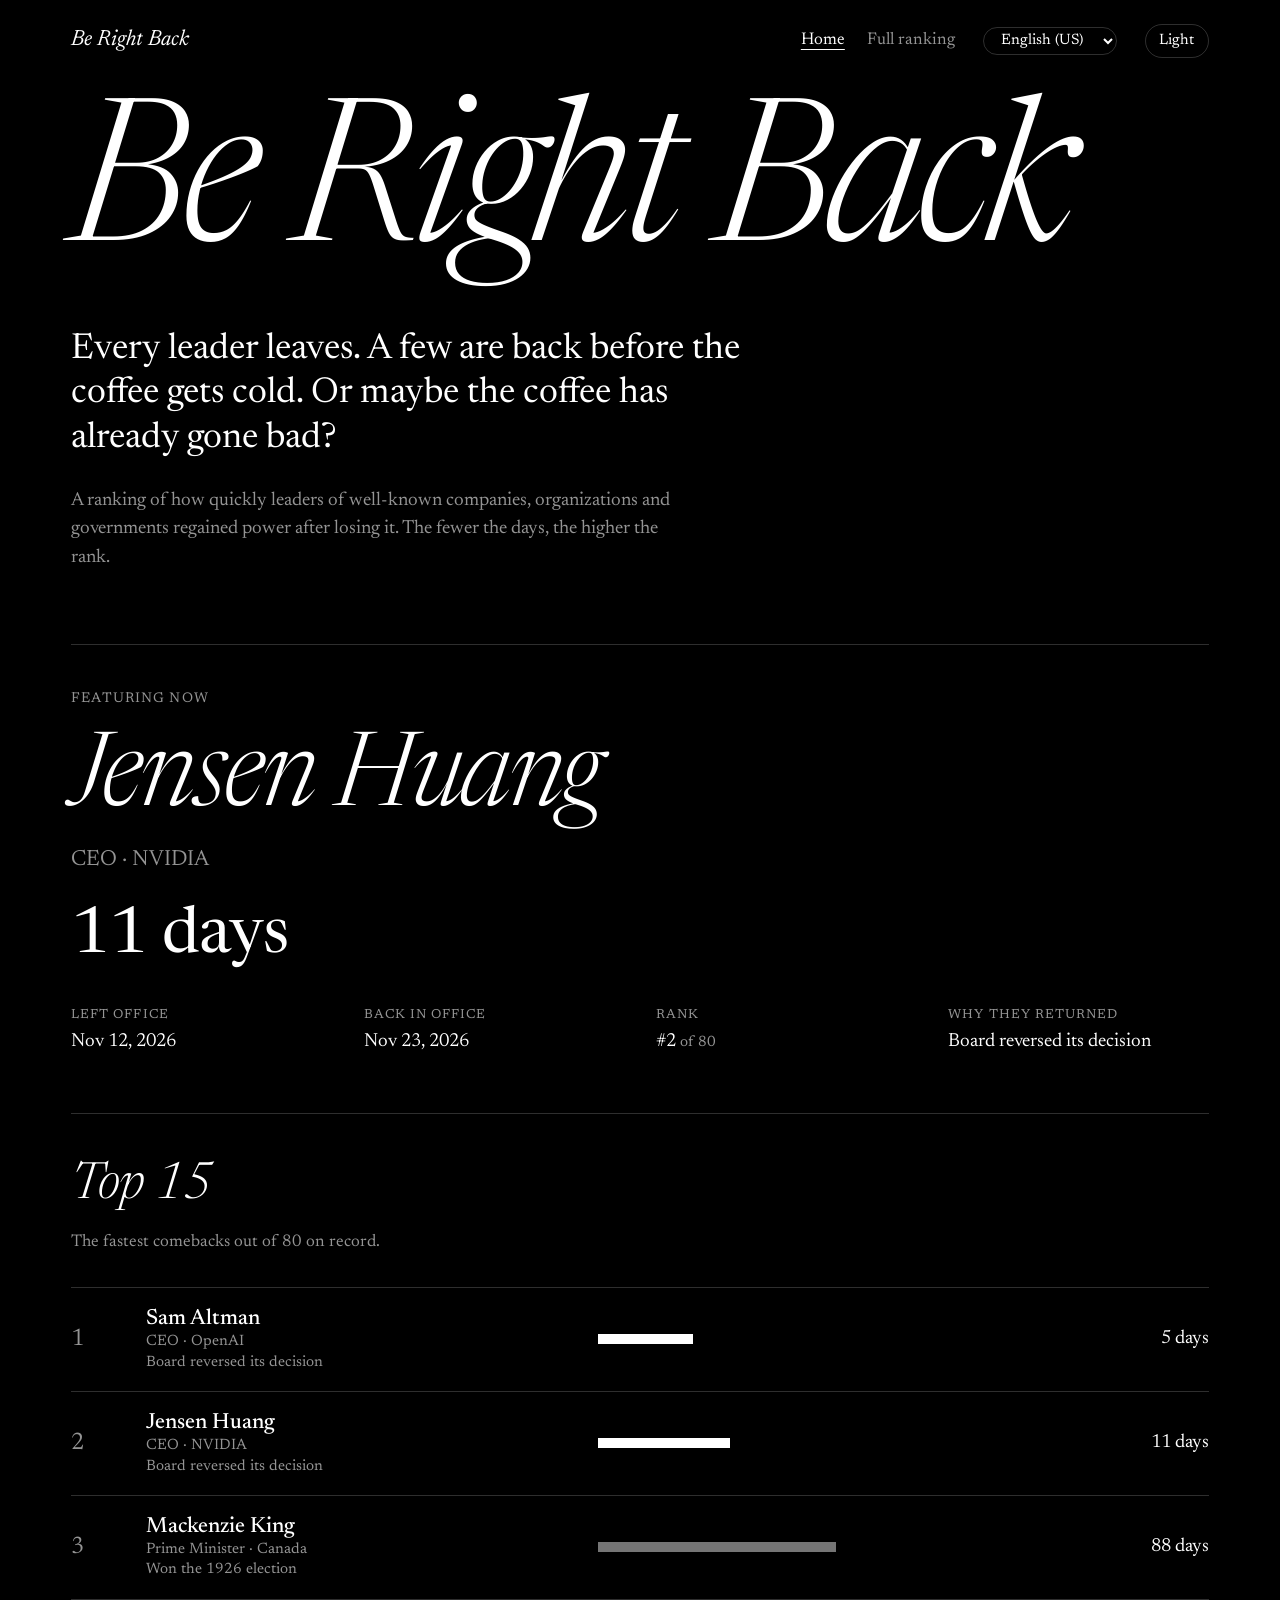
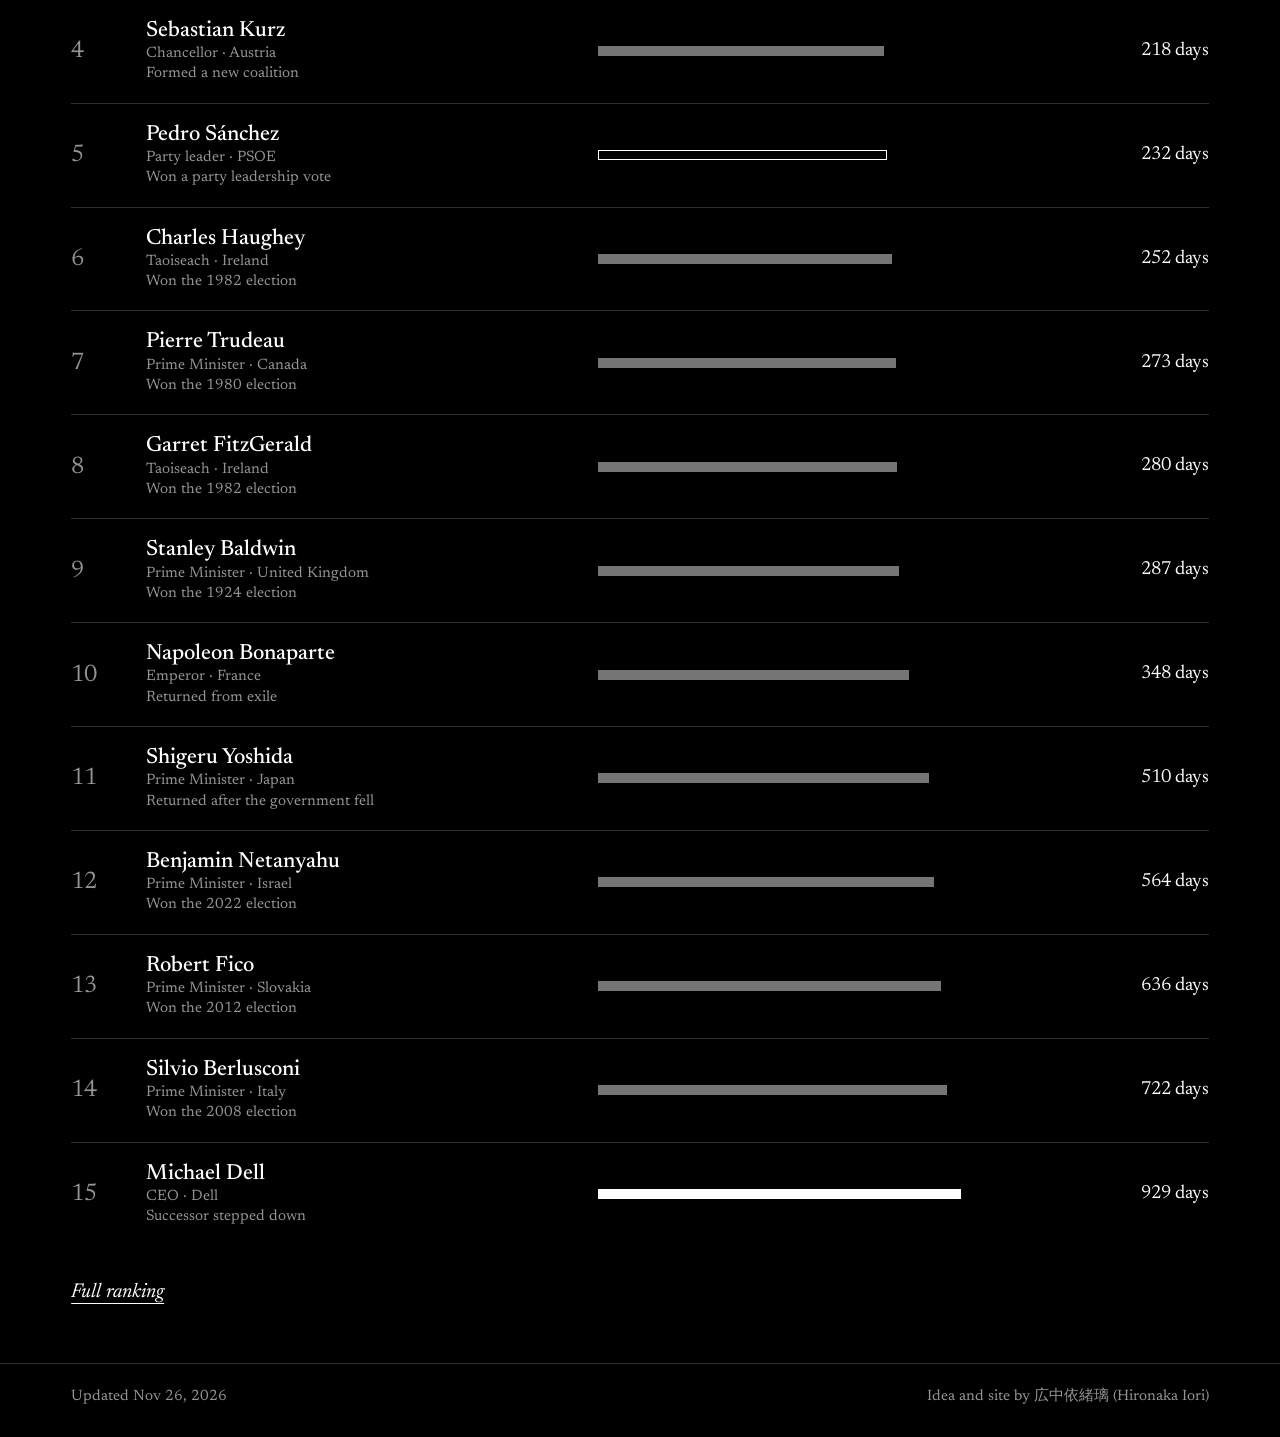
<file: index.html>
<!doctype html>
<html lang="en-GB" data-theme="dark">
<head><meta charset="utf-8"><meta name="viewport" content="width=device-width,initial-scale=1">
<title>Be Right Back</title>
<meta name="description" content="Every leader leaves. A few are back before the coffee gets cold. Or maybe the coffee has already gone bad?">
<link rel="preconnect" href="https://fonts.googleapis.com"><link rel="preconnect" href="https://fonts.gstatic.com" crossorigin><link rel="stylesheet" href="https://fonts.googleapis.com/css2?family=Newsreader:ital,opsz,wght@0,6..72,300..600;1,6..72,300..600&amp;family=Noto+Serif+JP:wght@300;400;600&amp;family=Noto+Serif+TC:wght@300;400;600&amp;family=Noto+Sans+Cuneiform&amp;display=swap">
<link rel="stylesheet" href="assets/style.css">
</head>
<body data-page="home">
<header><div class="wrap">
<a class="logo" href="./" data-i18n="hero.title">Be Right Back</a>
<nav><a href="./" aria-current="page" data-i18n="nav.home">Home</a><a href="./ranking/" data-i18n="nav.full">Full ranking</a></nav>
<select id="lang"></select><button class="btn" id="theme" type="button"></button>
</div></header>
<main><div class="wrap">
<h1 class="mark" data-i18n="hero.title">Be Right Back</h1>
<p class="tag" data-i18n="hero.tagline"></p>
<p class="lede" data-i18n="hero.lede"></p>
<section id="feat"></section>
<section>
<h2 class="h2" data-i18n="top.title"></h2>
<p class="sub" data-i18n="top.sub"></p>
<ol class="list" id="top"></ol>
<a class="more" href="ranking/" data-i18n="top.more"></a>
</section>
</div></main>
<footer><div class="wrap"><span data-i18n="foot.updated"></span><span class="credit" data-i18n="foot.credit"></span></div></footer>
<script src="assets/data.js"></script><script src="assets/i18n.js"></script><script src="assets/app.js"></script>
</body></html>
</file>
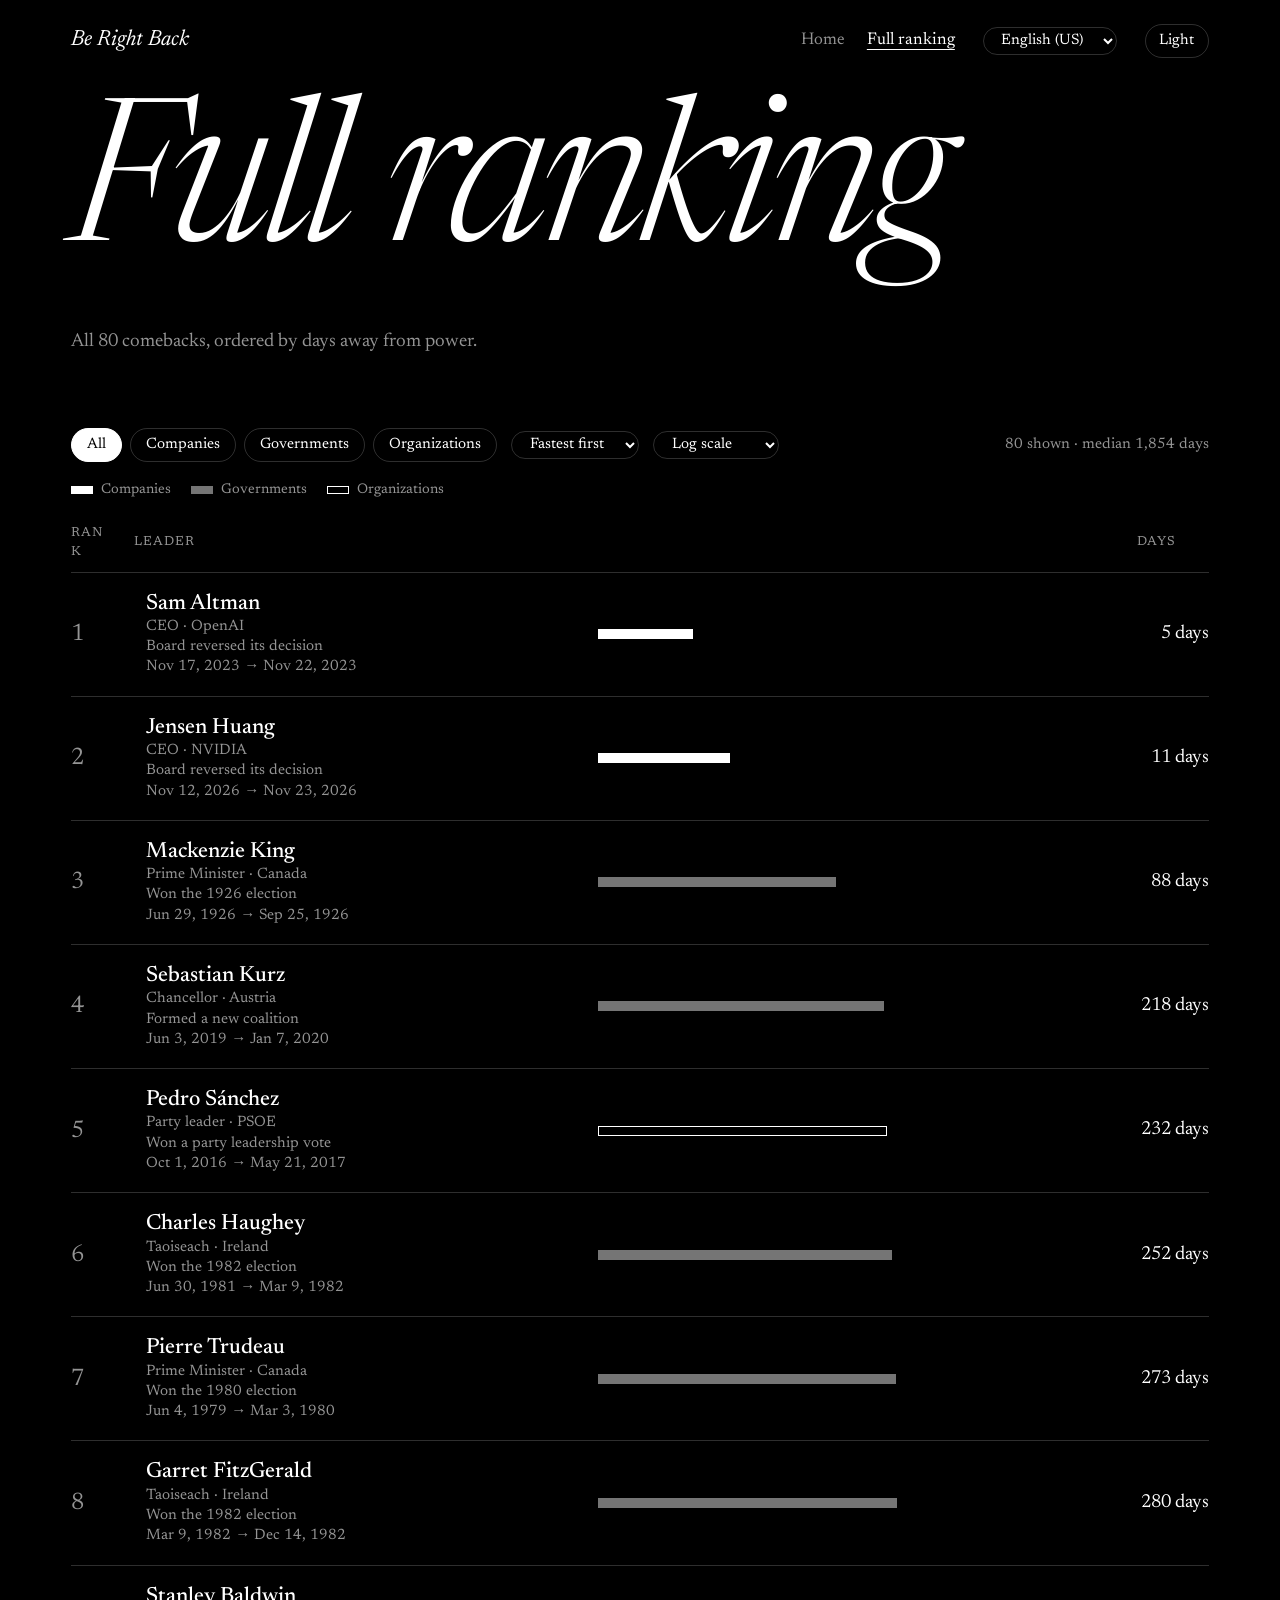
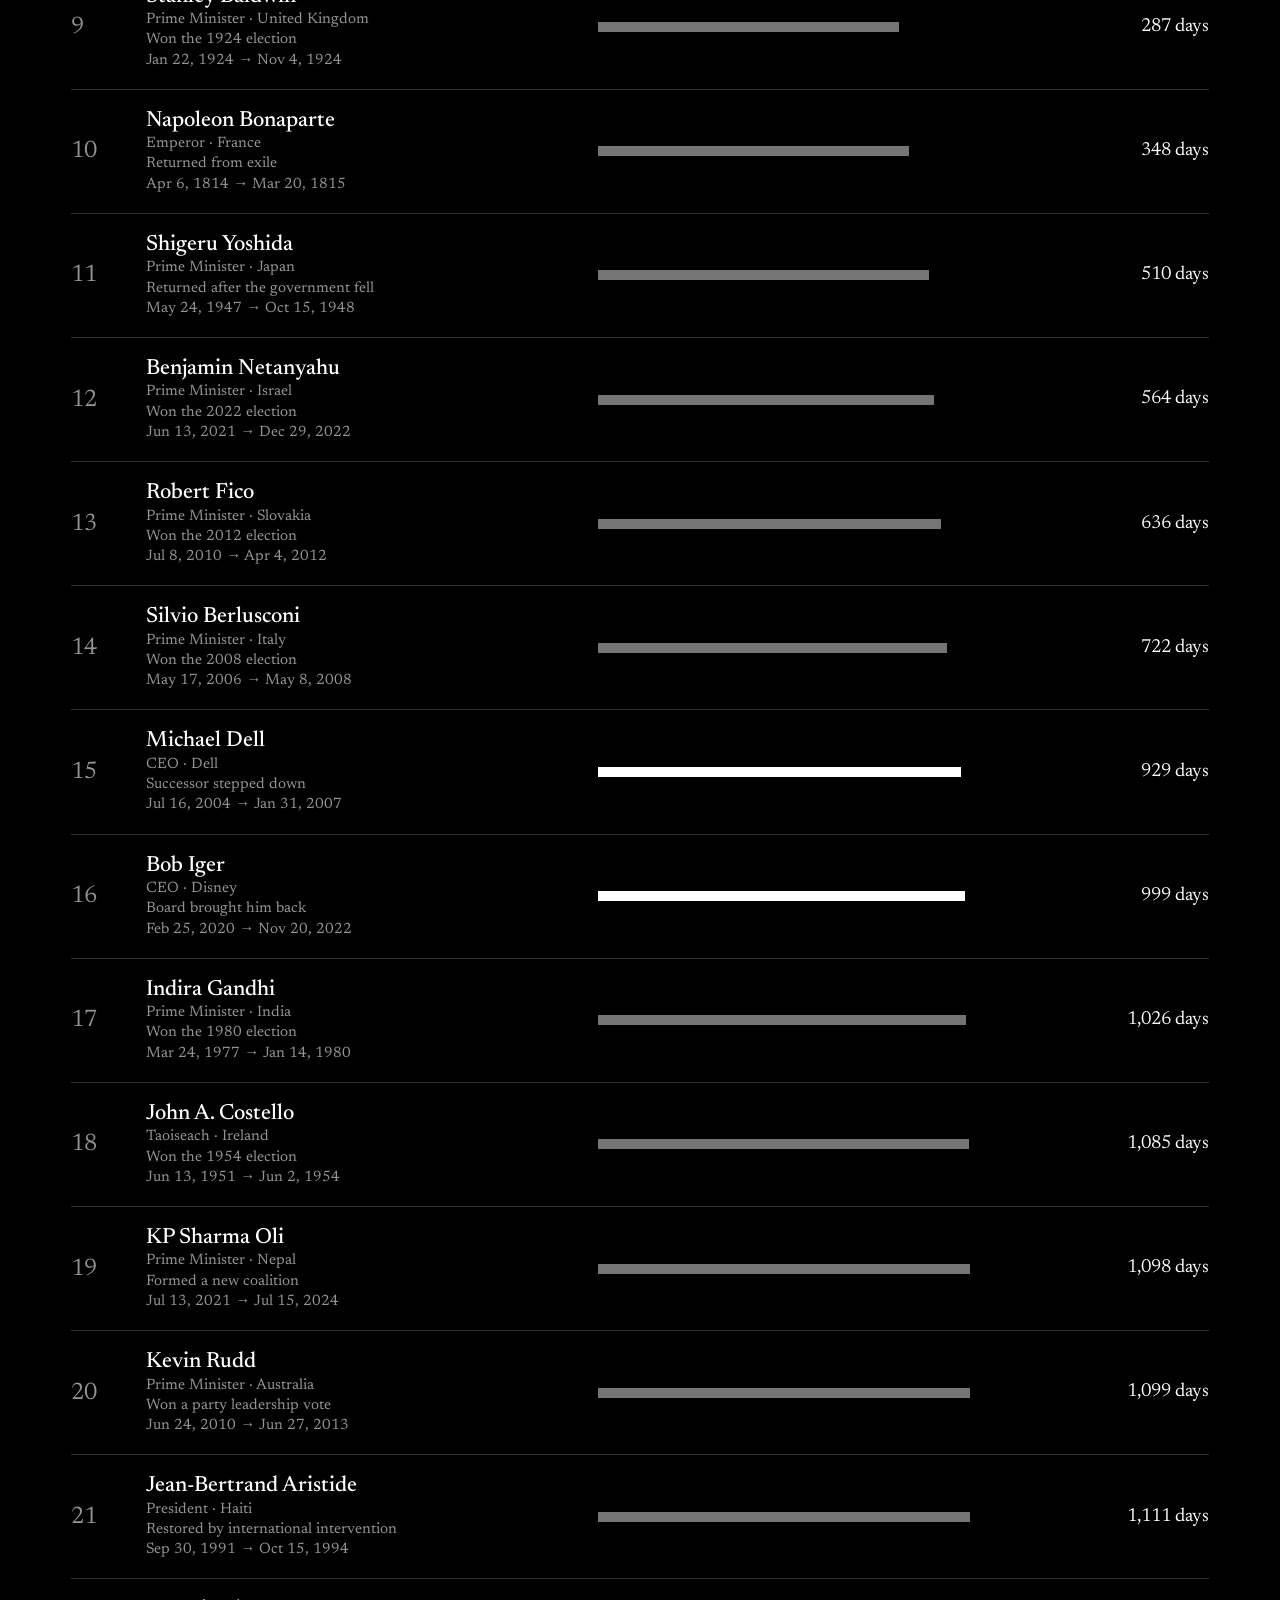
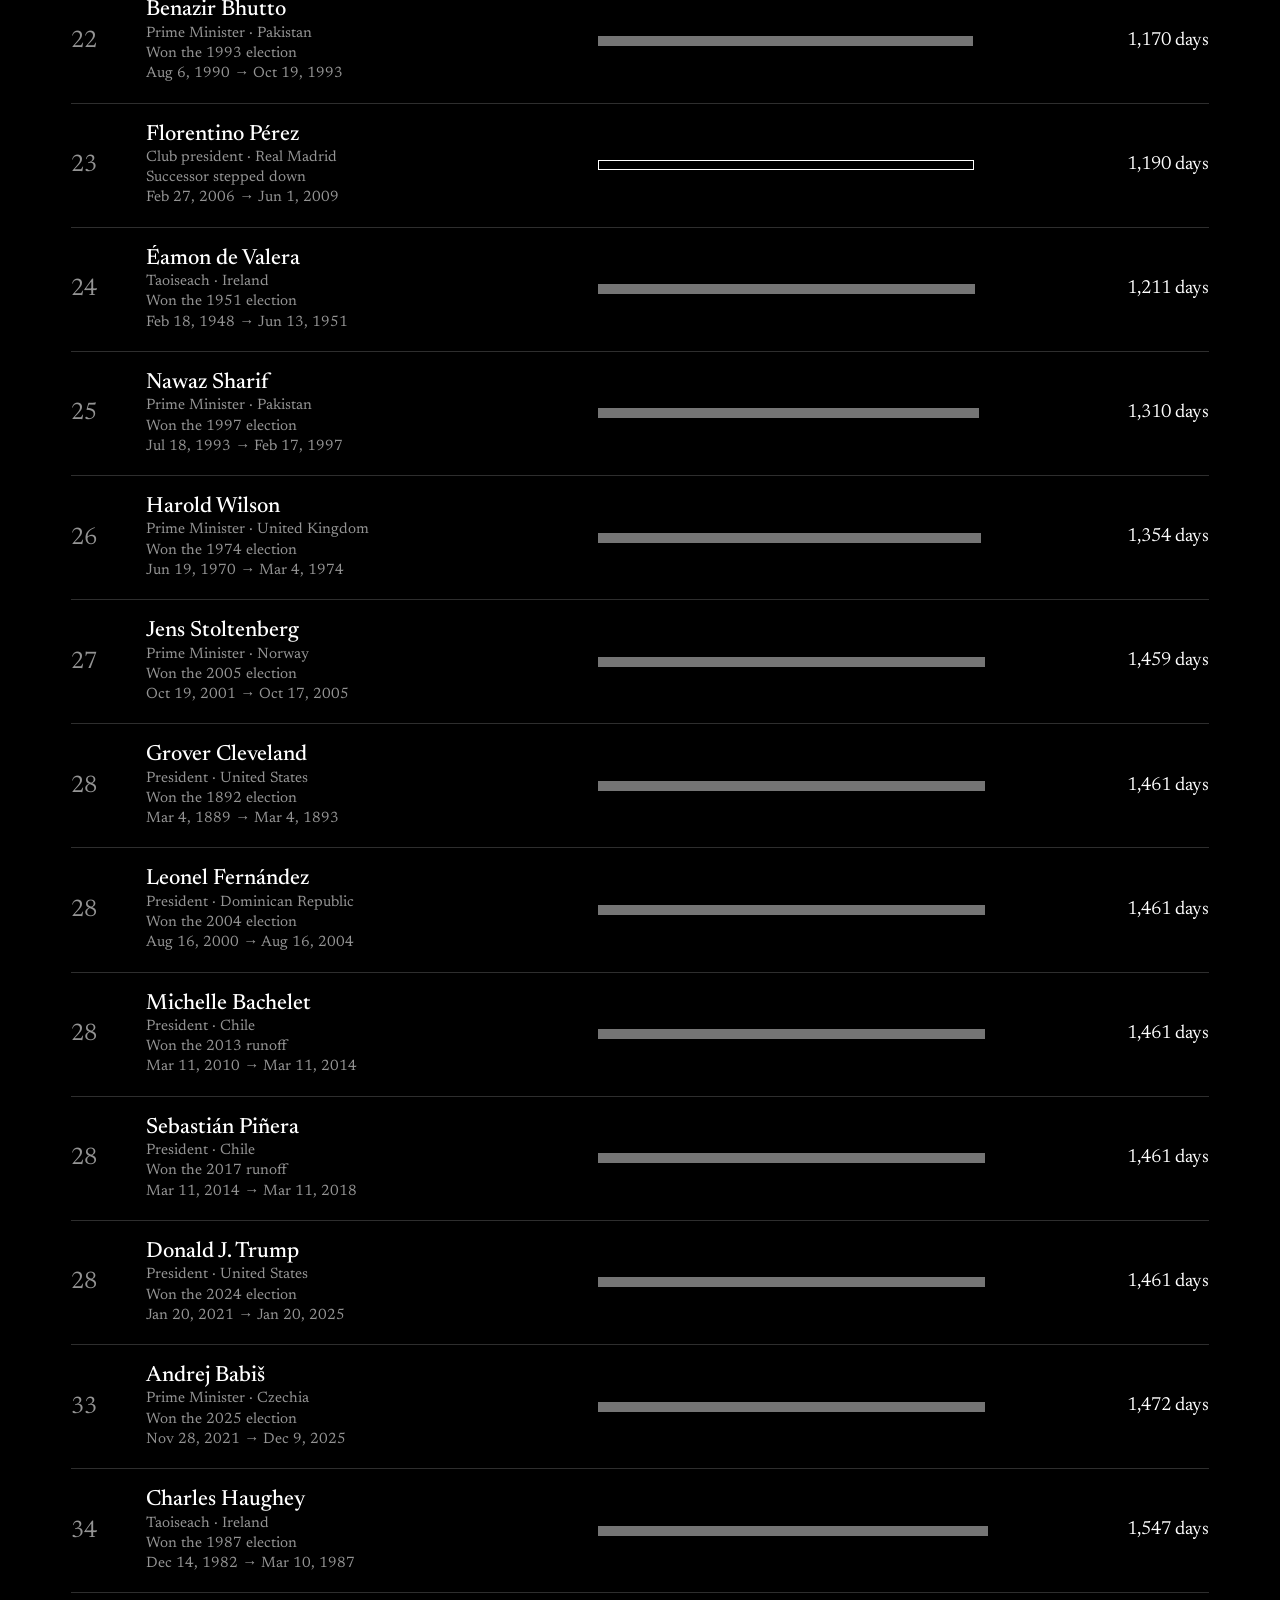
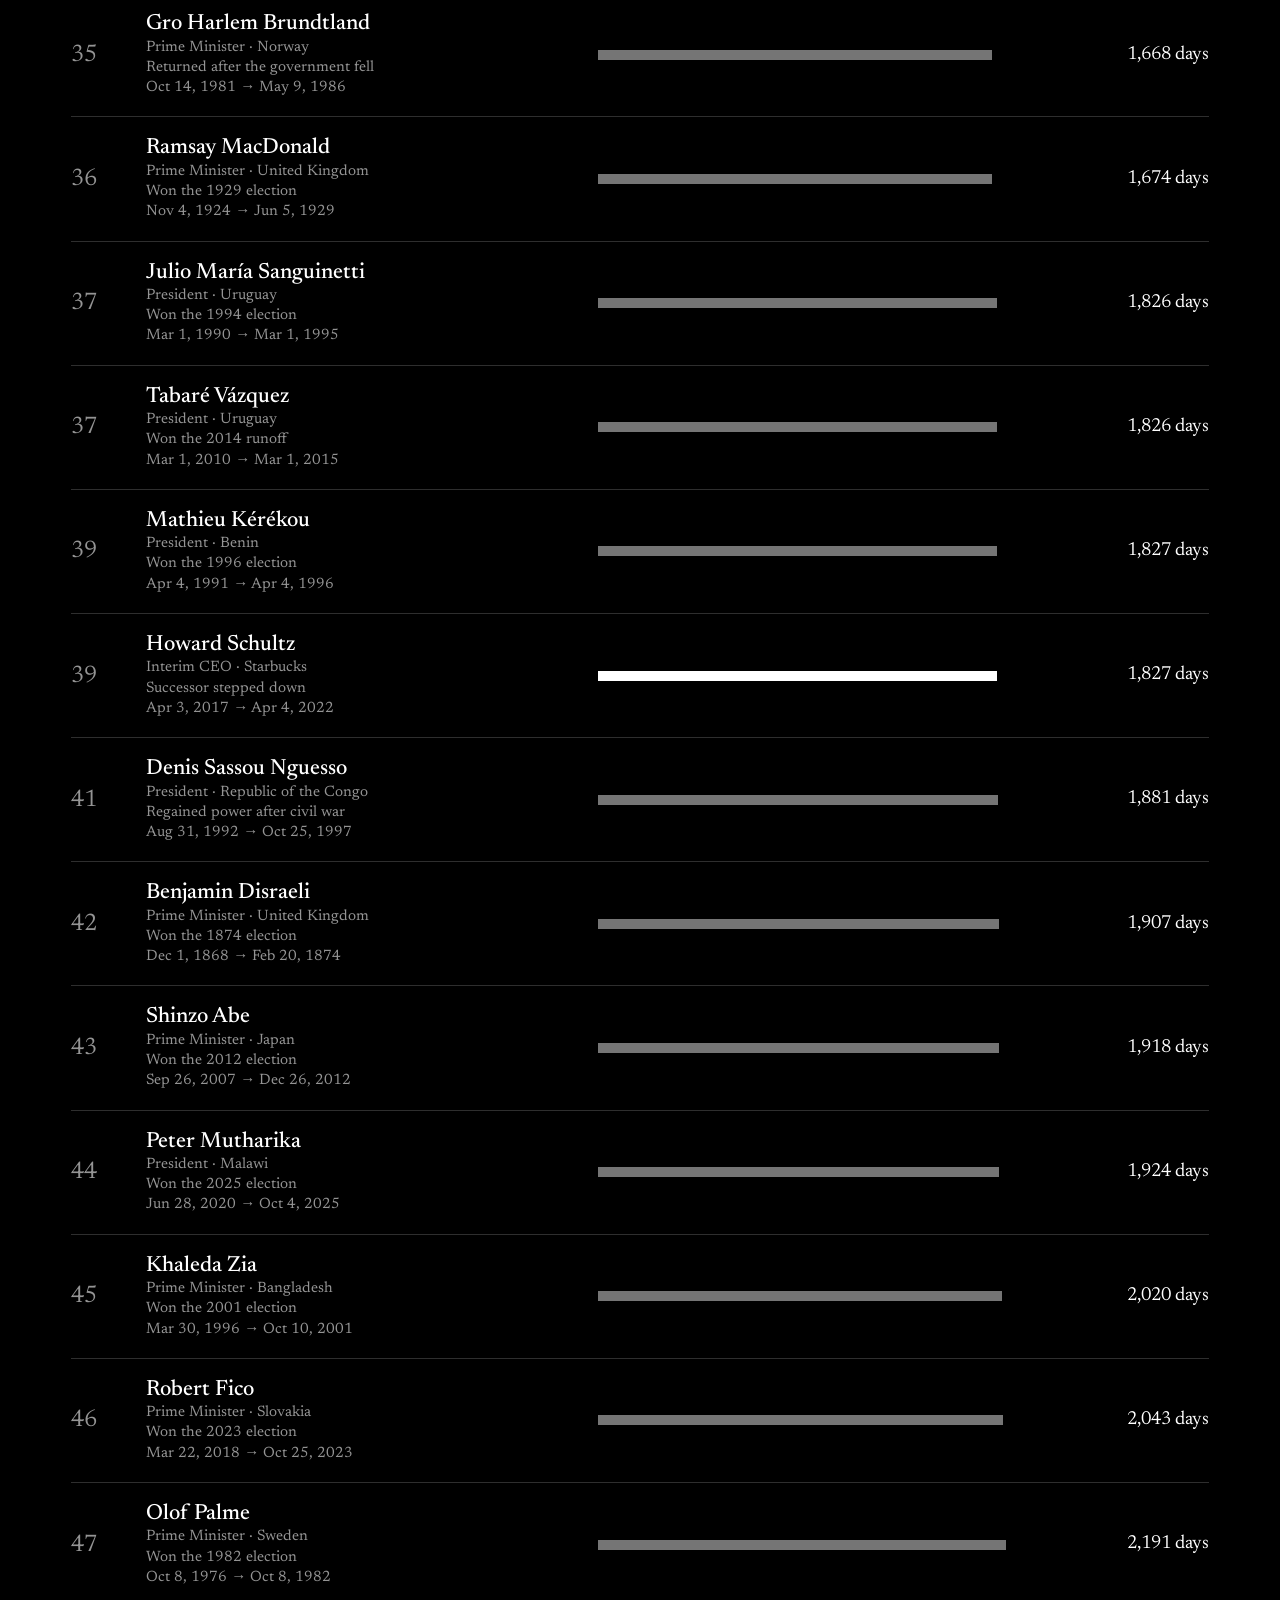
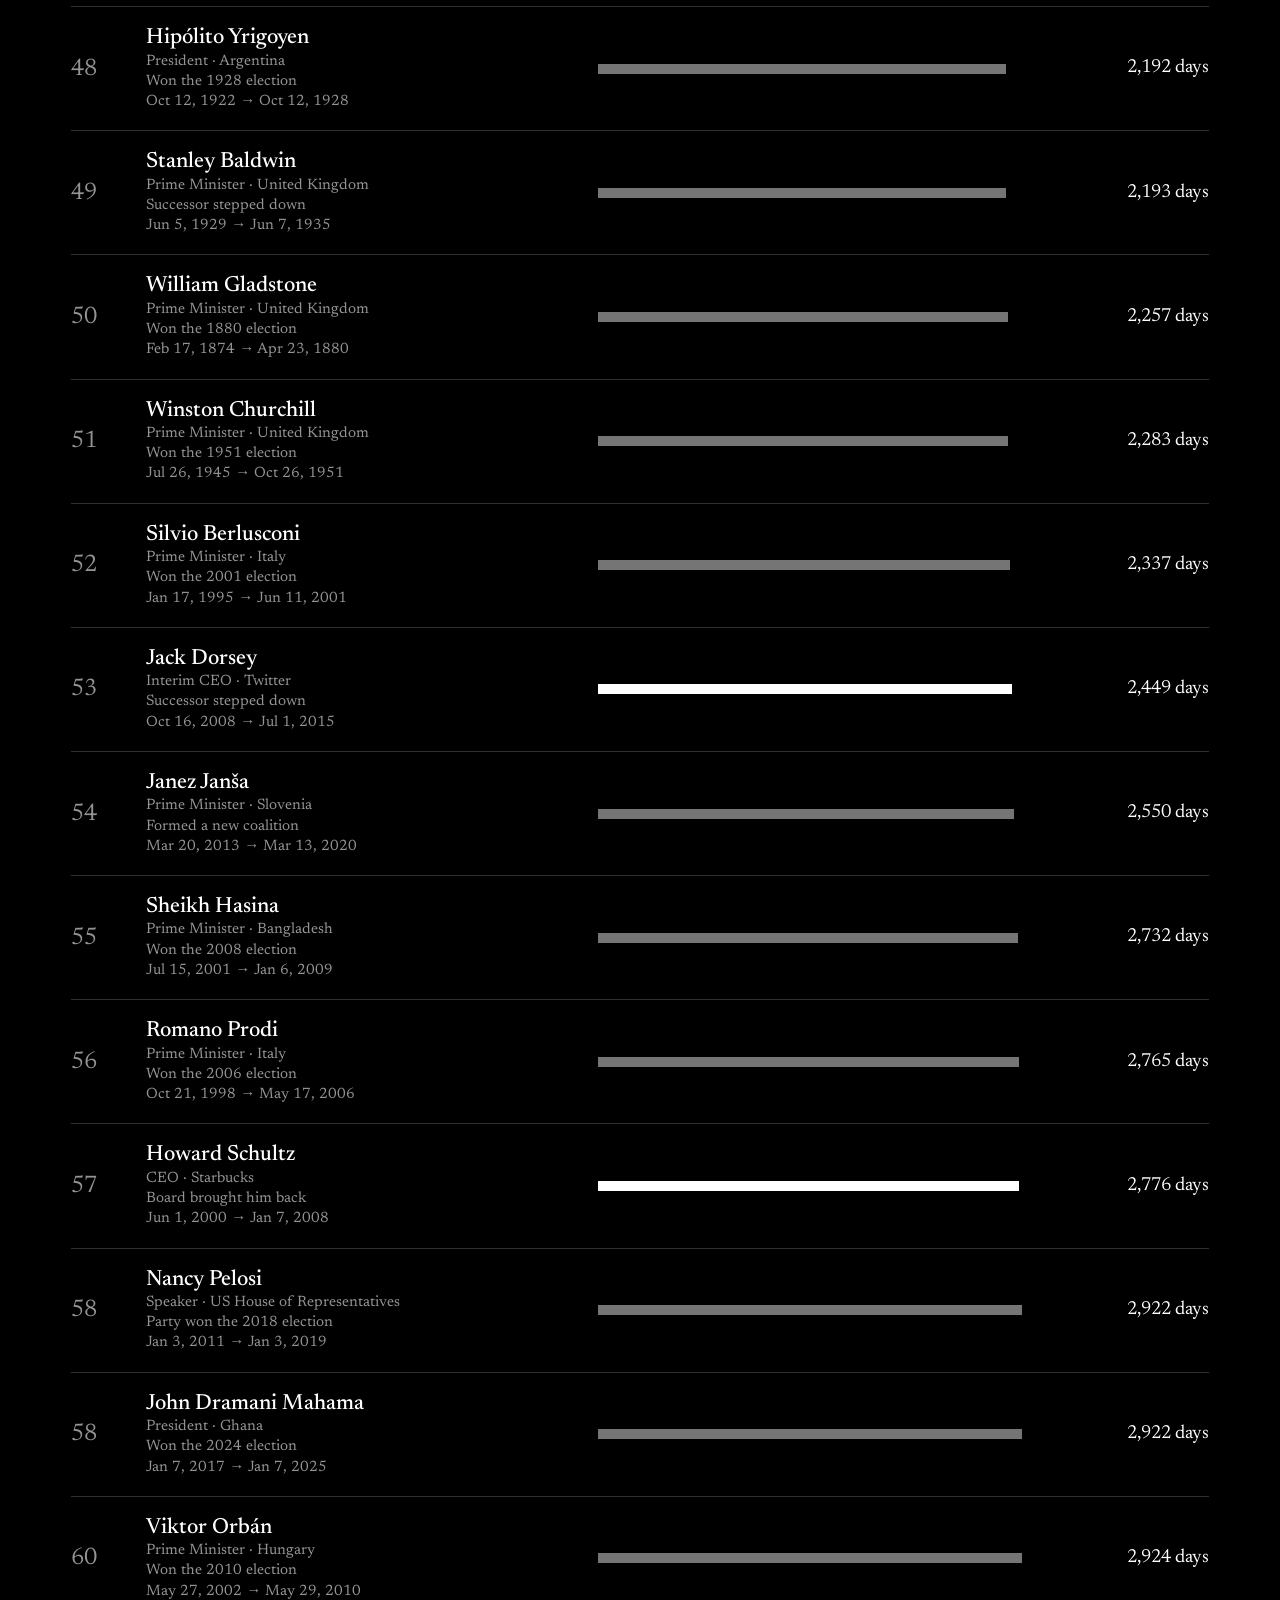
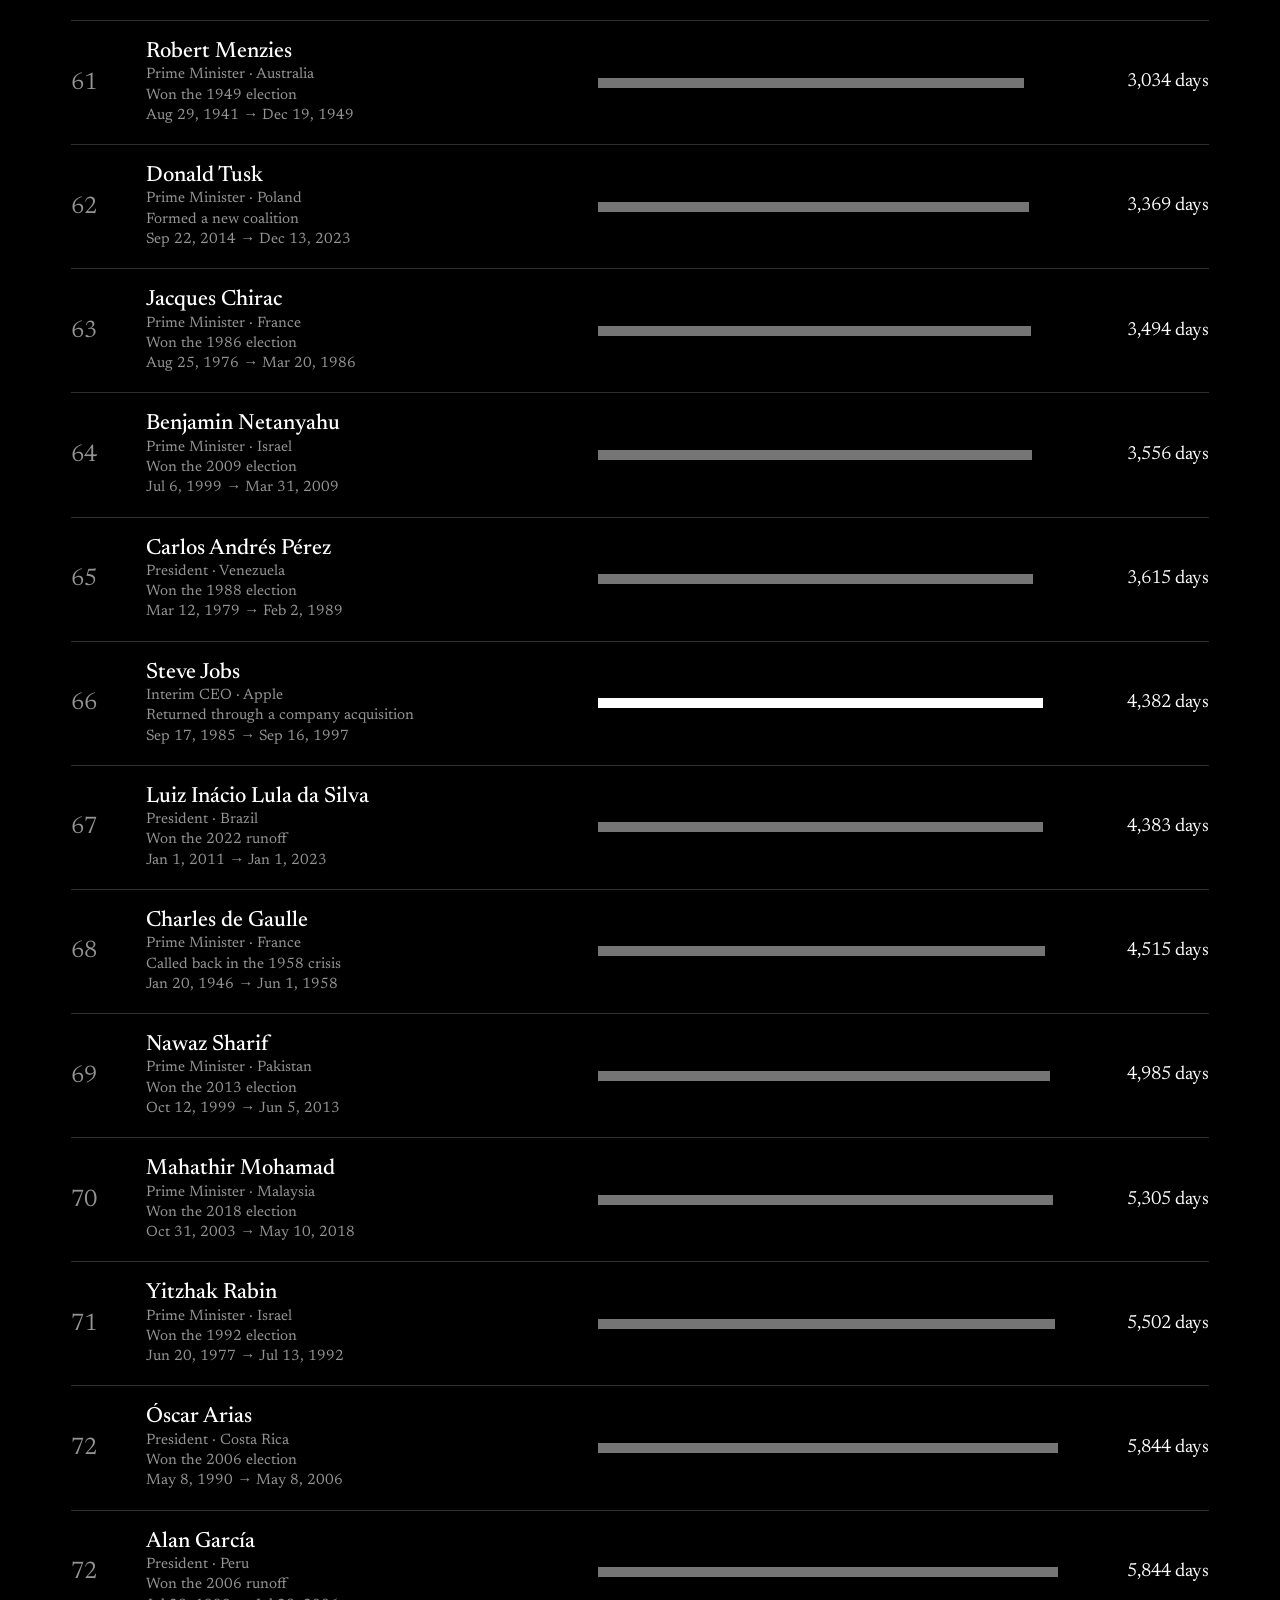
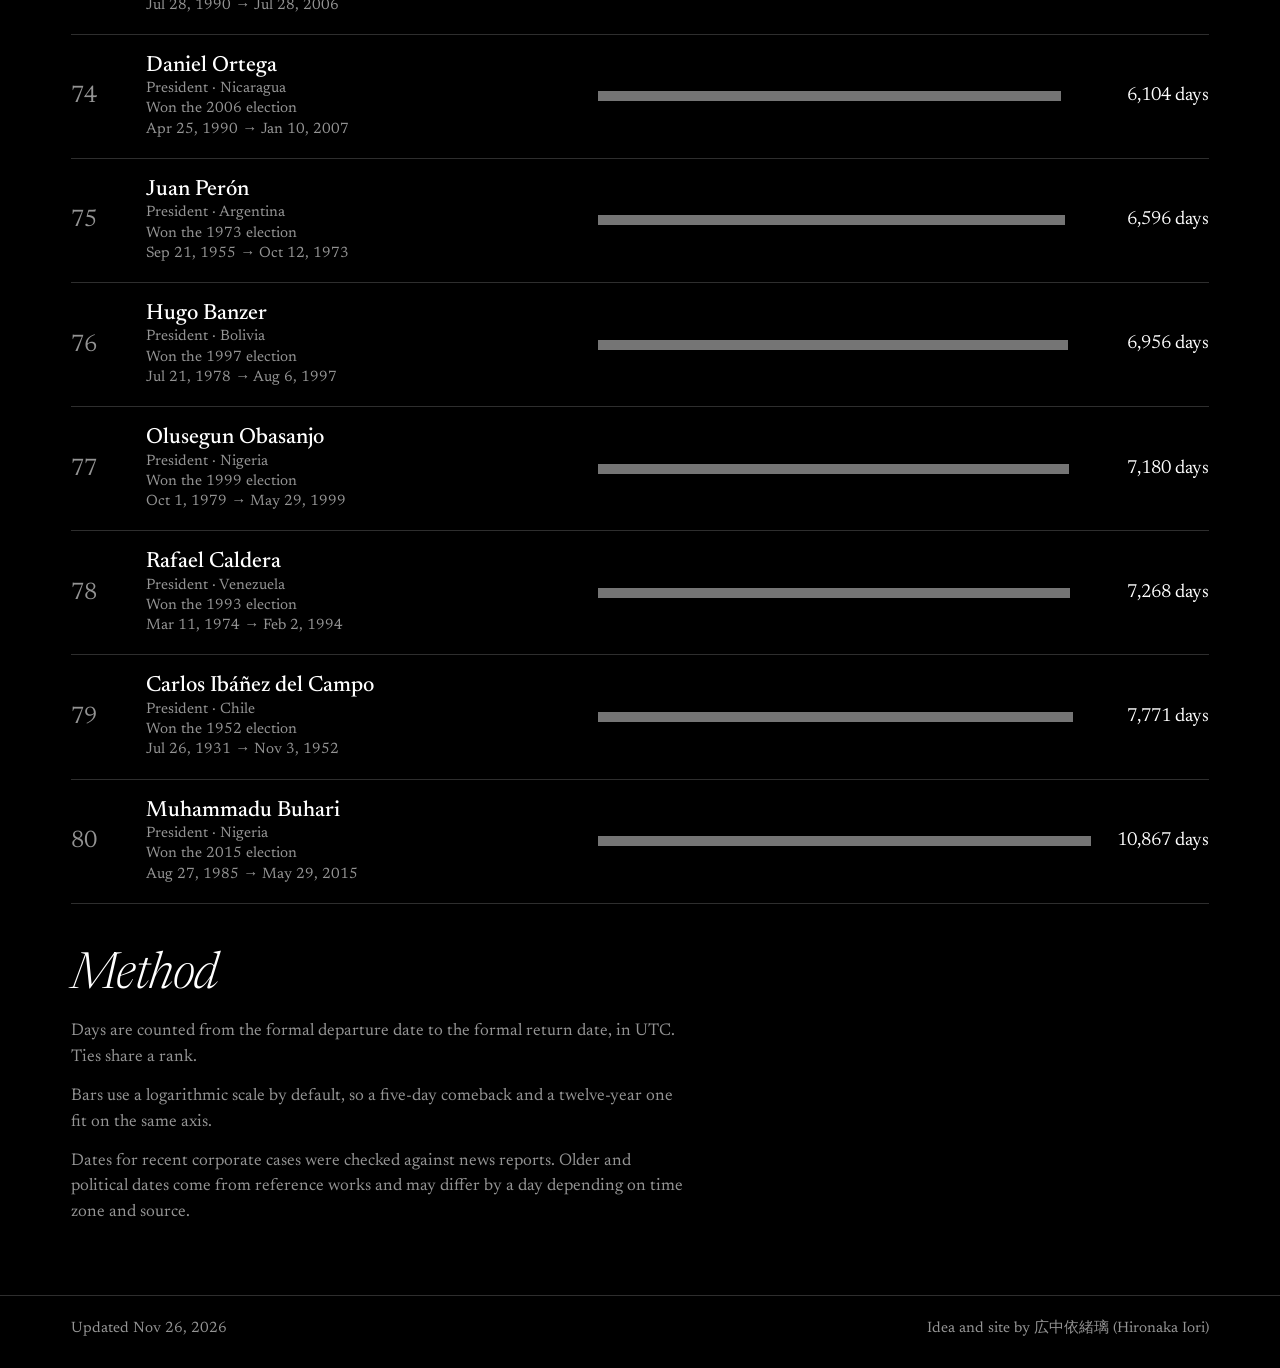
<file: ranking/index.html>
<!doctype html>
<html lang="en-GB" data-theme="dark">
<head><meta charset="utf-8"><meta name="viewport" content="width=device-width,initial-scale=1">
<title>Full ranking · Be Right Back</title>
<link rel="preconnect" href="https://fonts.googleapis.com"><link rel="preconnect" href="https://fonts.gstatic.com" crossorigin><link rel="stylesheet" href="https://fonts.googleapis.com/css2?family=Newsreader:ital,opsz,wght@0,6..72,300..600;1,6..72,300..600&amp;family=Noto+Serif+JP:wght@300;400;600&amp;family=Noto+Serif+TC:wght@300;400;600&amp;family=Noto+Sans+Cuneiform&amp;display=swap">
<link rel="stylesheet" href="../assets/style.css">
</head>
<body data-page="full">
<header><div class="wrap">
<a class="logo" href="../" data-i18n="hero.title">Be Right Back</a>
<nav><a href="../" data-i18n="nav.home">Home</a><a href="../ranking/" aria-current="page" data-i18n="nav.full">Full ranking</a></nav>
<select id="lang"></select><button class="btn" id="theme" type="button"></button>
</div></header>
<main><div class="wrap">
<h1 class="mark" data-i18n="rank.title"></h1>
<p class="lede" data-i18n="rank.sub"></p>
<div class="controls"><div class="tabs" id="tabs"></div><select id="sort" aria-label="Sort"></select><select id="scale" aria-label="Scale"></select><span class="count" id="count"></span></div>
<div class="legend" id="legend"></div>
<div class="head" id="head"></div>
<ol class="list" id="all"></ol>
<section class="method"><h2 class="h2" data-i18n="method.title"></h2><p data-i18n="m1"></p><p data-i18n="m2"></p><p data-i18n="m3"></p></section>
</div></main>
<footer><div class="wrap"><span data-i18n="foot.updated"></span><span class="credit" data-i18n="foot.credit"></span></div></footer>
<script src="../assets/data.js"></script><script src="../assets/i18n.js"></script><script src="../assets/app.js"></script>
</body></html>
</file>
<file: assets/style.css>
:root{--bg:#000;--fg:#fff;--mut:rgba(255,255,255,.58);--line:rgba(255,255,255,.18);--bar2:rgba(255,255,255,.46);--serif:'Newsreader',Georgia,'Times New Roman',serif}
[data-theme=light]{--bg:#fff;--fg:#000;--mut:rgba(0,0,0,.58);--line:rgba(0,0,0,.16);--bar2:rgba(0,0,0,.42)}
html[lang=ja]{--serif:'Noto Serif JP','Newsreader',serif}
html[lang=zh-Hant]{--serif:'Noto Serif TC','Newsreader',serif}
html[lang=qaa]{--serif:'Noto Sans Cuneiform','Newsreader',serif}
*{box-sizing:border-box}
html{background:var(--bg);color:var(--fg);font-family:var(--serif);-webkit-text-size-adjust:100%;font-size:17px;line-height:1.5}
body{margin:0;min-height:100vh;display:flex;flex-direction:column;overflow-wrap:anywhere}
a{color:inherit}
.wrap{width:100%;max-width:1240px;margin:0 auto;padding:0 clamp(20px,4vw,56px)}
header .wrap{display:flex;flex-wrap:wrap;align-items:center;gap:12px 28px;padding-top:24px;padding-bottom:24px}
.logo{font-style:italic;font-size:22px;text-decoration:none;margin-right:auto}
html[lang=ja] .logo,html[lang=zh-Hant] .logo,html[lang=qaa] .logo{font-style:normal}
nav{display:flex;gap:22px}
nav a{text-decoration:none;color:var(--mut)}
nav a:hover,nav a[aria-current=page]{color:var(--fg)}
nav a[aria-current=page]{text-decoration:underline;text-underline-offset:5px;text-decoration-thickness:1px}
select,.btn{background:transparent;color:inherit;border:1px solid var(--line);border-radius:999px;padding:.3em .9em;font:inherit;font-size:15px;cursor:pointer;max-width:100%}
select option{background:var(--bg);color:var(--fg)}
.btn:hover,select:hover{border-color:var(--fg)}
main{flex:1}
.mark{font-style:italic;font-weight:300;font-size:clamp(64px,15.5vw,236px);line-height:.9;letter-spacing:-.035em;margin:.12em 0 .22em}
html[lang=ga] .mark{font-size:clamp(52px,11.5vw,176px)}
html[lang=ja] .mark,html[lang=zh-Hant] .mark,html[lang=qaa] .mark{font-style:normal;letter-spacing:0;line-height:1.08;font-size:clamp(56px,13vw,190px)}
.tag{font-size:clamp(22px,2.8vw,38px);line-height:1.25;max-width:34ch;margin:0 0 .7em}
.lede{color:var(--mut);max-width:62ch;font-size:clamp(16px,1.5vw,19px);margin:0 0 72px}
section{border-top:1px solid var(--line);padding:44px 0 56px}
.eyebrow{font-size:14px;letter-spacing:.08em;text-transform:uppercase;color:var(--mut);margin-bottom:20px}
html[lang=ja] .eyebrow,html[lang=zh-Hant] .eyebrow,html[lang=qaa] .eyebrow{letter-spacing:.05em}
.fname{font-style:italic;font-weight:300;font-size:clamp(42px,8vw,112px);line-height:1;letter-spacing:-.025em;margin:0}
.fsub{color:var(--mut);font-size:clamp(17px,1.8vw,22px);margin:.5em 0 28px}
.fbig{font-size:clamp(34px,5vw,64px);line-height:1;font-variant-numeric:tabular-nums;margin-bottom:36px}
.meta{display:grid;grid-template-columns:repeat(auto-fit,minmax(190px,1fr));gap:24px 32px;margin:0}
.meta dt{font-size:13px;letter-spacing:.08em;text-transform:uppercase;color:var(--mut);margin-bottom:4px}
.meta dd{margin:0;font-size:19px}
.meta small{color:var(--mut);font-size:15px}
.h2{font-size:clamp(30px,4vw,54px);font-weight:300;font-style:italic;letter-spacing:-.02em;line-height:1.1;margin:0 0 .3em}
html[lang=ja] .h2,html[lang=zh-Hant] .h2,html[lang=qaa] .h2{font-style:normal;letter-spacing:0}
.sub{color:var(--mut);margin:0 0 32px;max-width:60ch}
ol.list{list-style:none;margin:0;padding:0}
.row,.head{display:grid;grid-template-columns:3em minmax(0,1.3fr) minmax(0,1.5fr) minmax(5.5em,auto);gap:8px 24px;align-items:center}
.row{padding:18px 0;border-top:1px solid var(--line)}
.head{padding:0 0 10px;font-size:13px;letter-spacing:.08em;text-transform:uppercase;color:var(--mut)}
.rk{font-size:24px;font-variant-numeric:tabular-nums;color:var(--mut)}
.nm{display:block;font-size:22px;font-weight:500;line-height:1.2}
.rl,.why{display:block;color:var(--mut);font-size:15px;line-height:1.35}
.bar{height:10px}
.bar i{display:block;height:100%;background:var(--fg);min-width:3px}
.c-gov .bar i{background:var(--bar2)}
.c-org .bar i{background:transparent;border:1px solid var(--fg)}
.d{text-align:right;font-variant-numeric:tabular-nums;white-space:nowrap;font-size:19px}
.more{display:inline-block;margin-top:32px;font-size:20px;font-style:italic;text-underline-offset:6px;text-decoration-thickness:1px}
html[lang=ja] .more,html[lang=zh-Hant] .more,html[lang=qaa] .more{font-style:normal}
.controls{display:flex;flex-wrap:wrap;gap:12px 14px;align-items:center;margin-bottom:18px}
.tabs{display:flex;flex-wrap:wrap;gap:8px}
.tabs button{background:transparent;color:var(--fg);border:1px solid var(--line);border-radius:999px;padding:.3em 1em;font:inherit;font-size:15px;cursor:pointer}
.tabs button[aria-pressed=true]{background:var(--fg);color:var(--bg);border-color:var(--fg)}
.legend{display:flex;flex-wrap:wrap;gap:6px 20px;color:var(--mut);font-size:14px;margin:0 0 22px}
.legend span{display:inline-flex;align-items:center;gap:8px}
.legend i{width:22px;height:8px;background:var(--fg);display:inline-block}
.legend .g{background:var(--bar2)}
.legend .o{background:transparent;border:1px solid var(--fg)}
.count{color:var(--mut);font-size:15px;margin-left:auto}
.method p{color:var(--mut);max-width:62ch;margin:0 0 .8em}
footer{border-top:1px solid var(--line)}
footer .wrap{display:flex;flex-wrap:wrap;gap:8px 24px;justify-content:space-between;padding-top:22px;padding-bottom:28px;color:var(--mut);font-size:15px}
.credit{margin-left:auto;text-align:right}
@media(max-width:720px){
 html{font-size:16px}
 section{padding:34px 0 44px}
 .row{grid-template-columns:2.2em minmax(0,1fr) auto;grid-template-areas:"rk who d" "bar bar bar";padding:16px 0}
 .row .rk{grid-area:rk;font-size:20px}.row .who{grid-area:who}.row .bar{grid-area:bar}.row .d{grid-area:d}
 .nm{font-size:19px}
 .head{display:none}
 .count{margin-left:0;width:100%}
 .lede{margin-bottom:48px}
}
</file>
